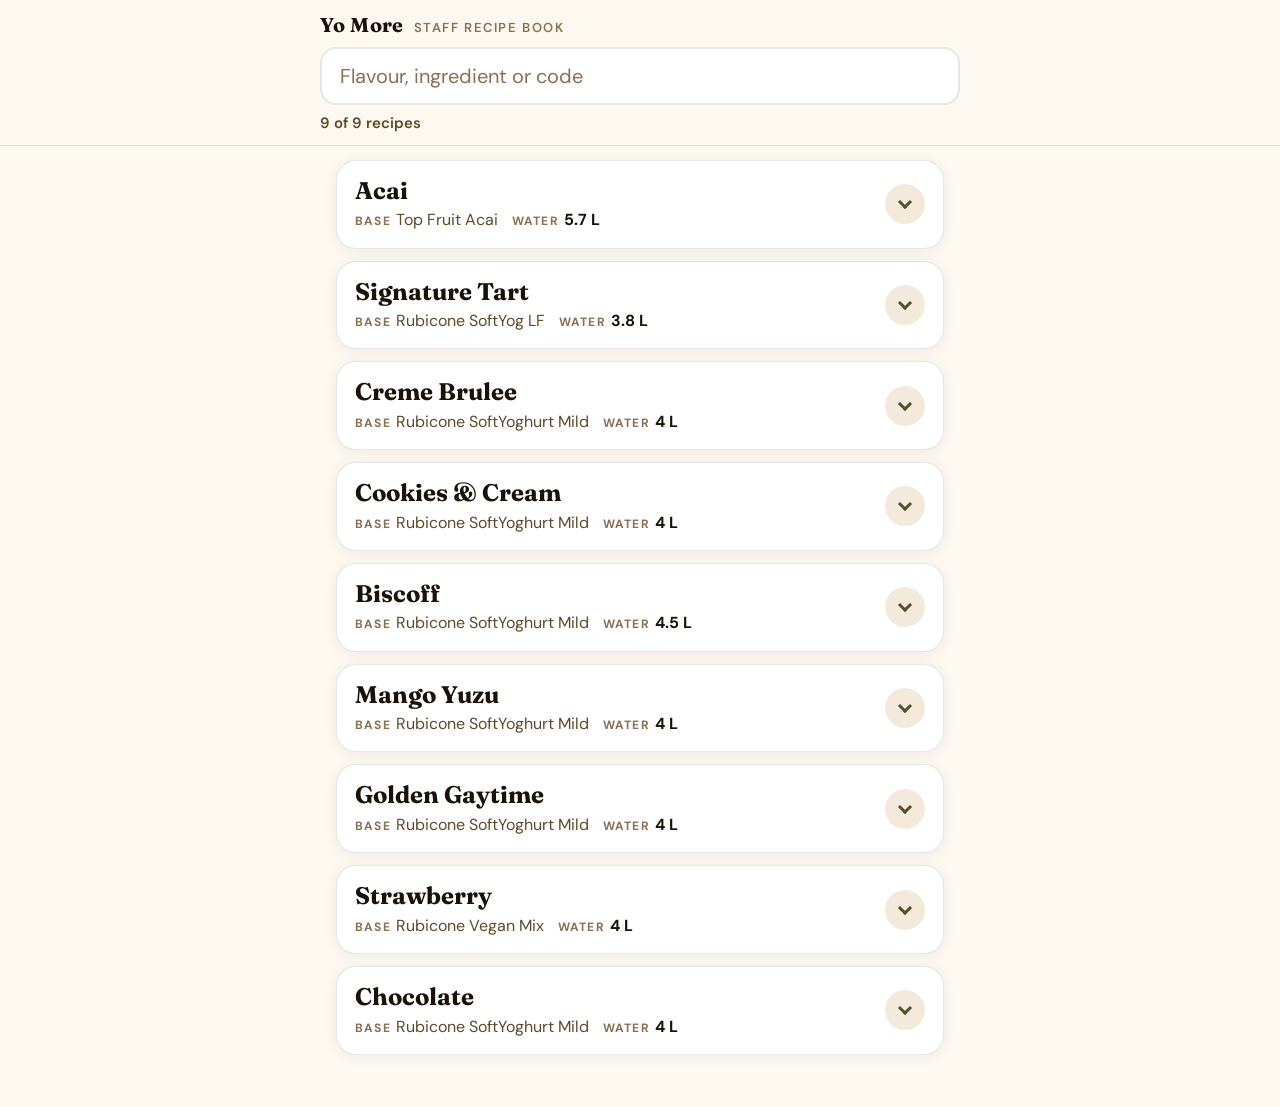
<file: recipes/index.html>
<!DOCTYPE html>
<html lang="en">
<head>
<meta charset="UTF-8">
<meta name="viewport" content="width=device-width, initial-scale=1.0, viewport-fit=cover">
<meta name="robots" content="noindex, nofollow">
<meta name="color-scheme" content="light dark">
<meta name="theme-color" content="#FDF8F0" media="(prefers-color-scheme: light)">
<meta name="theme-color" content="#17110A" media="(prefers-color-scheme: dark)">
<title>Staff Recipe Book — Yo More</title>
<!-- Staff only: not linked from the site, not in the sitemap, no analytics tag. -->
<link rel="preconnect" href="https://fonts.googleapis.com">
<link rel="preconnect" href="https://fonts.gstatic.com" crossorigin>
<link href="https://fonts.googleapis.com/css2?family=Fraunces:opsz,wght@9..144,700&family=DM+Sans:wght@400;500;600;700&display=swap" rel="stylesheet">
<style>
*,*::before,*::after{box-sizing:border-box;margin:0;padding:0}
:root{
  --bg:#FDF8F0;--card:#FFFFFF;--ink:#1A1208;--ink-mid:#5C4A2A;--ink-light:#8A7052;
  --line:rgba(26,18,8,.10);--accent:#D4567A;--accent-ink:#FFFFFF;
  --chip-bg:#F3EADB;--chip-ink:#5C4A2A;--mark-bg:#FDE68A;--mark-ink:#1A1208;
  --field:#FFFFFF;--bar:rgba(253,248,240,.94);--shadow:0 2px 14px rgba(26,18,8,.06);
  --font-display:'Fraunces',Georgia,serif;--font-body:'DM Sans',system-ui,-apple-system,'Segoe UI',sans-serif;
}
@media (prefers-color-scheme:dark){
  :root{
    --bg:#17110A;--card:#231A10;--ink:#F7EFE3;--ink-mid:#D9C8AE;--ink-light:#AE987A;
    --line:rgba(247,239,227,.12);--accent:#F08AA6;--accent-ink:#17110A;
    --chip-bg:#3A2D1E;--chip-ink:#F0E2CC;--mark-bg:#E7B93C;--mark-ink:#17110A;
    --field:#2C2115;--bar:rgba(23,17,10,.94);--shadow:none;
  }
}
html{-webkit-text-size-adjust:100%}
body{background:var(--bg);color:var(--ink);font-family:var(--font-body);font-size:18px;line-height:1.45;min-height:100vh}

/* Sticky search bar */
.bar{position:sticky;top:0;z-index:10;background:var(--bar);backdrop-filter:blur(10px);-webkit-backdrop-filter:blur(10px);
  border-bottom:1px solid var(--line);padding:calc(10px + env(safe-area-inset-top)) max(16px,env(safe-area-inset-right)) 10px max(16px,env(safe-area-inset-left))}
.bar-inner{max-width:640px;margin:0 auto}
.brand{display:flex;align-items:baseline;gap:10px;margin-bottom:8px}
.brand b{font-family:var(--font-display);font-size:20px;letter-spacing:.02em}
.brand span{font-size:13px;font-weight:600;letter-spacing:.12em;text-transform:uppercase;color:var(--ink-light)}
.search{position:relative}
.search input{width:100%;height:58px;border:2px solid var(--line);border-radius:16px;background:var(--field);color:var(--ink);
  font:500 20px/1 var(--font-body);padding:0 58px 0 18px;outline:none;-webkit-appearance:none;appearance:none}
.search input::placeholder{color:var(--ink-light);font-weight:400}
.search input:focus{border-color:var(--accent)}
.search input::-webkit-search-cancel-button{display:none}
.clear{position:absolute;right:5px;top:5px;width:48px;height:48px;border:0;border-radius:12px;background:transparent;color:var(--ink-mid);
  font-size:30px;line-height:1;cursor:pointer}
.clear:active{background:var(--chip-bg)}
.count{margin-top:8px;font-size:15px;font-weight:600;color:var(--ink-mid)}

/* Cards */
main{max-width:640px;margin:0 auto;padding:14px max(16px,env(safe-area-inset-right)) calc(40px + env(safe-area-inset-bottom)) max(16px,env(safe-area-inset-left))}
.card{background:var(--card);border:1px solid var(--line);border-radius:20px;box-shadow:var(--shadow);margin-bottom:12px;overflow:hidden}
.head{display:grid;grid-template-columns:1fr auto;align-items:center;gap:4px 12px;width:100%;min-height:84px;padding:16px 18px;border:0;background:transparent;
  color:inherit;font:inherit;text-align:left;cursor:pointer;-webkit-tap-highlight-color:transparent}
.head:active{background:var(--chip-bg)}
.head:focus-visible{outline:3px solid var(--accent);outline-offset:-3px;border-radius:20px}
.name{font-family:var(--font-display);font-size:24px;font-weight:700;line-height:1.15}
.meta{grid-column:1;display:flex;flex-wrap:wrap;gap:4px 14px;font-size:16px;color:var(--ink-mid)}
.meta i{font-style:normal;font-size:12px;font-weight:700;letter-spacing:.1em;text-transform:uppercase;color:var(--ink-light);margin-right:5px}
.meta .water b{color:var(--ink);font-weight:700}
.chev{grid-column:2;grid-row:1/span 2;width:40px;height:40px;border-radius:50%;background:var(--chip-bg);display:grid;place-items:center;transition:transform .2s}
.chev::before{content:"";width:10px;height:10px;border-right:3px solid var(--ink-mid);border-bottom:3px solid var(--ink-mid);transform:translateY(-2px) rotate(45deg)}
.head[aria-expanded="true"] .chev{transform:rotate(180deg)}
/* An opened card's ingredients + method sit on white in both modes */
.body{padding:0 18px 20px;border-top:1px solid var(--line);background:#FFFFFF;color:#1A1208;
  --ink:#1A1208;--ink-mid:#5C4A2A;--ink-light:#8A7052;--line:rgba(26,18,8,.10);
  --accent:#D4567A;--accent-ink:#FFFFFF;--chip-bg:#F3EADB;--chip-ink:#5C4A2A;--mark-bg:#FDE68A;--mark-ink:#1A1208}
.body h3{font-size:13px;font-weight:700;letter-spacing:.12em;text-transform:uppercase;color:var(--ink-light);margin:18px 0 6px}

table{width:100%;border-collapse:collapse}
td{padding:11px 0;border-bottom:1px solid var(--line);vertical-align:middle}
tr:last-child td{border-bottom:0}
td.qty{text-align:right;white-space:nowrap;font-weight:700;padding-left:14px;font-variant-numeric:tabular-nums}
.chip{display:inline-block;margin-left:6px;padding:2px 8px;border-radius:999px;background:var(--chip-bg);color:var(--chip-ink);
  font-size:13px;font-weight:700;letter-spacing:.04em;vertical-align:2px;white-space:nowrap}

ol{list-style:none;counter-reset:step}
ol li{counter-increment:step;position:relative;padding:8px 0 8px 46px;min-height:44px}
ol li::before{content:counter(step);position:absolute;left:0;top:6px;width:32px;height:32px;border-radius:50%;background:var(--accent);color:var(--accent-ink);
  font-size:16px;font-weight:700;display:grid;place-items:center}

mark{background:var(--mark-bg);color:var(--mark-ink);border-radius:4px;padding:0 1px}
.chip mark{background:var(--mark-bg);color:var(--mark-ink)}
.empty{text-align:center;color:var(--ink-mid);padding:40px 10px;font-size:18px}
</style>
</head>
<body>

<header class="bar">
  <div class="bar-inner">
    <div class="brand"><b>Yo More</b><span>Staff recipe book</span></div>
    <div class="search">
      <input id="q" type="search" placeholder="Flavour, ingredient or code" aria-label="Search recipes"
        autocomplete="off" autocorrect="off" autocapitalize="off" spellcheck="false" enterkeyhint="search">
      <button class="clear" id="clear" type="button" aria-label="Clear search" hidden>&times;</button>
    </div>
    <p class="count" id="count" aria-live="polite"></p>
  </div>
</header>

<main>
  <div id="list"></div>
  <p class="empty" id="empty" hidden></p>
</main>

<!-- All recipe data lives in recipes-data.js. It is fetched fresh on every
     open (?t=now) so a phone never shows an old recipe from its cache. -->
<script>
function startRecipes(){
  var RECIPES = window.RECIPES || [];
  var q = document.getElementById('q');
  var clearBtn = document.getElementById('clear');
  var list = document.getElementById('list');
  var countEl = document.getElementById('count');
  var emptyEl = document.getElementById('empty');

  // Case- and accent-insensitive text, with a map from each folded
  // character back to its position in the original string (for highlighting).
  function fold(str){
    var norm = '', map = [];
    for (var i = 0; i < str.length; i++){
      var f = str[i].normalize('NFD').replace(/[̀-ͯ]/g, '').toLowerCase();
      for (var j = 0; j < f.length; j++){ norm += f[j]; map.push(i); }
    }
    return { norm: norm, map: map };
  }
  function esc(s){
    return s.replace(/&/g,'&amp;').replace(/</g,'&lt;').replace(/>/g,'&gt;').replace(/"/g,'&quot;');
  }
  // Escaped text with every occurrence of every term wrapped in <mark>.
  function hl(text, terms){
    if (!terms.length) return esc(text);
    var f = fold(text), ranges = [];
    terms.forEach(function(t){
      var at = f.norm.indexOf(t);
      while (at !== -1){
        ranges.push([f.map[at], f.map[at + t.length - 1] + 1]);
        at = f.norm.indexOf(t, at + 1);
      }
    });
    if (!ranges.length) return esc(text);
    ranges.sort(function(a, b){ return a[0] - b[0]; });
    var merged = [ranges[0]];
    ranges.slice(1).forEach(function(r){
      var last = merged[merged.length - 1];
      if (r[0] <= last[1]) last[1] = Math.max(last[1], r[1]); else merged.push(r);
    });
    var out = '', pos = 0;
    merged.forEach(function(r){
      out += esc(text.slice(pos, r[0])) + '<mark>' + esc(text.slice(r[0], r[1])) + '</mark>';
      pos = r[1];
    });
    return out + esc(text.slice(pos));
  }

  // Searchable text per recipe: flavour name, ingredient names, product codes.
  var haystacks = RECIPES.map(function(r){
    var parts = [r.name];
    r.ingredients.forEach(function(ing){ parts.push(ing.name); if (ing.code) parts.push(ing.code); });
    return fold(parts.join(' \u0000 ')).norm;
  });
  function baseOf(r){
    for (var i = 0; i < r.ingredients.length; i++) if (!/^water$/i.test(r.ingredients[i].name)) return r.ingredients[i];
    return null;
  }
  function waterOf(r){
    for (var i = 0; i < r.ingredients.length; i++) if (/^water$/i.test(r.ingredients[i].name)) return r.ingredients[i].qty;
    return '';
  }

  // Open/closed state: cards the user opened stay open; when a search leaves
  // 1–2 results those open automatically unless the user closed them.
  var manual = {}, suppressed = {}, auto = false, terms = [];
  function isOpen(i){ return !!manual[i] || (auto && !suppressed[i]); }

  function cardHTML(r, i){
    var base = baseOf(r), water = waterOf(r), open = isOpen(i);
    var h = '<article class="card">' +
      '<button class="head" type="button" data-i="' + i + '" aria-expanded="' + open + '" aria-controls="r' + i + '">' +
        '<span class="name">' + hl(r.name, terms) + '</span>' +
        '<span class="meta">' +
          (base ? '<span><i>Base</i>' + hl(base.name, terms) + '</span>' : '') +
          (water ? '<span class="water"><i>Water</i><b>' + esc(water) + '</b></span>' : '') +
        '</span>' +
        '<span class="chev" aria-hidden="true"></span>' +
      '</button>' +
      '<div class="body" id="r' + i + '"' + (open ? '' : ' hidden') + '>' +
        '<h3>Ingredients</h3><table><tbody>';
    r.ingredients.forEach(function(ing){
      h += '<tr><td>' + hl(ing.name, terms) +
        (ing.code ? '<span class="chip">' + hl(ing.code, terms) + '</span>' : '') +
        '</td><td class="qty">' + esc(ing.qty) + '</td></tr>';
    });
    h += '</tbody></table><h3>Method</h3><ol>';
    r.steps.forEach(function(s){ h += '<li>' + esc(s) + '</li>'; });
    return h + '</ol></div></article>';
  }

  function render(){
    var raw = q.value.trim();
    terms = fold(raw).norm.split(/\s+/).filter(Boolean);
    var shown = [];
    RECIPES.forEach(function(r, i){
      if (terms.every(function(t){ return haystacks[i].indexOf(t) !== -1; })) shown.push(i);
    });
    auto = terms.length > 0 && shown.length > 0 && shown.length <= 2;
    list.innerHTML = shown.map(function(i){ return cardHTML(RECIPES[i], i); }).join('');
    countEl.textContent = shown.length + ' of ' + RECIPES.length + ' recipes';
    emptyEl.hidden = shown.length > 0;
    if (!shown.length) emptyEl.textContent = 'No recipe matches “' + raw + '”.';
    clearBtn.hidden = !raw;
  }

  q.addEventListener('input', function(){
    suppressed = {};
    render();
    if (window.scrollY > 0) window.scrollTo(0, 0);
  });
  q.addEventListener('keydown', function(e){ if (e.key === 'Enter') q.blur(); });
  clearBtn.addEventListener('click', function(){ q.value = ''; suppressed = {}; render(); q.focus(); });

  list.addEventListener('click', function(e){
    var btn = e.target.closest('.head');
    if (!btn) return;
    var i = +btn.getAttribute('data-i');
    if (isOpen(i)){ delete manual[i]; if (auto) suppressed[i] = true; }
    else { manual[i] = true; delete suppressed[i]; }
    var open = isOpen(i);
    btn.setAttribute('aria-expanded', open);
    document.getElementById('r' + i).hidden = !open;
  });

  render();
}
(function(){
  var s = document.createElement('script');
  s.src = '/recipes/recipes-data.js?t=' + Date.now();
  s.onload = s.onerror = startRecipes;
  document.body.appendChild(s);
})();
</script>
</body>
</html>
</file>
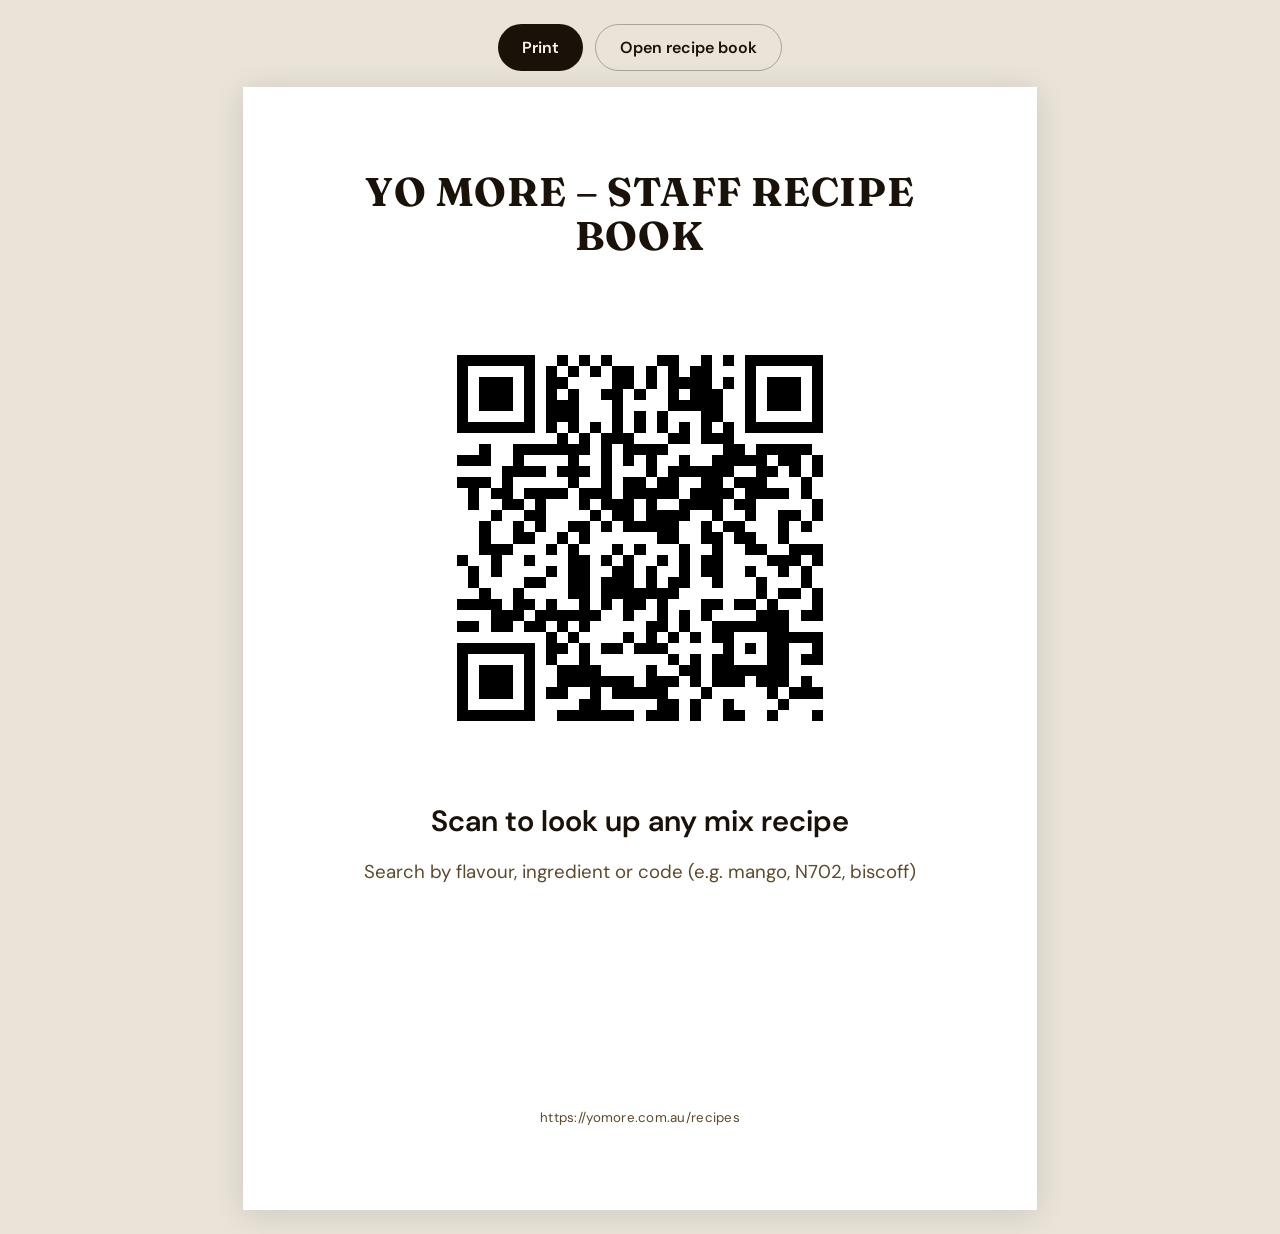
<file: recipes/qr/index.html>
<!DOCTYPE html>
<html lang="en">
<head>
<meta charset="UTF-8">
<meta name="viewport" content="width=device-width, initial-scale=1.0">
<meta name="robots" content="noindex, nofollow">
<title>Staff Recipe Book QR — Yo More</title>
<!-- Printable A4 sign for the staff recipe book. QR made by scripts/make-recipes-qr.cjs -->
<link rel="preconnect" href="https://fonts.googleapis.com">
<link rel="preconnect" href="https://fonts.gstatic.com" crossorigin>
<link href="https://fonts.googleapis.com/css2?family=Fraunces:opsz,wght@9..144,700&family=DM+Sans:wght@400;500;600&display=swap" rel="stylesheet">
<style>
*,*::before,*::after{box-sizing:border-box;margin:0;padding:0}
body{background:#E9E3D8;color:#1A1208;font-family:'DM Sans',system-ui,sans-serif;padding:24px 16px}
.toolbar{max-width:210mm;margin:0 auto 16px;display:flex;gap:12px;justify-content:center}
.toolbar button,.toolbar a{font:600 16px 'DM Sans',sans-serif;padding:12px 24px;border-radius:999px;border:0;background:#1A1208;color:#FDF8F0;cursor:pointer;text-decoration:none}
.toolbar a{background:transparent;color:#1A1208;border:1.5px solid rgba(26,18,8,.3)}
.sheet{width:210mm;max-width:100%;min-height:297mm;margin:0 auto;background:#fff;box-shadow:0 4px 30px rgba(26,18,8,.12);
  padding:22mm 18mm;display:flex;flex-direction:column;align-items:center;text-align:center}
h1{font-family:'Fraunces',Georgia,serif;font-size:30pt;line-height:1.1;letter-spacing:.02em;margin-bottom:14mm}
.qr{width:12cm;max-width:100%;height:auto;display:block}
.scan{font-size:22pt;font-weight:600;margin-top:10mm}
.hint{font-size:14pt;color:#5C4A2A;margin-top:5mm;max-width:150mm}
.url{font-size:10pt;color:#5C4A2A;margin-top:auto;padding-top:12mm;letter-spacing:.02em}
@page{size:A4;margin:0}
@media print{
  body{background:#fff;padding:0}
  .toolbar{display:none!important}
  .sheet{width:210mm;height:297mm;min-height:0;max-width:none;margin:0;box-shadow:none;break-after:avoid;overflow:hidden}
}
</style>
</head>
<body>
<div class="toolbar">
  <button type="button" onclick="window.print()">Print</button>
  <a href="/recipes/">Open recipe book</a>
</div>
<main class="sheet">
  <h1>YO MORE – STAFF RECIPE BOOK</h1>
  <img class="qr" src="/recipes/qr/recipes-qr.svg" width="1200" height="1200" alt="QR code linking to https://yomore.com.au/recipes">
  <p class="scan">Scan to look up any mix recipe</p>
  <p class="hint">Search by flavour, ingredient or code (e.g. mango, N702, biscoff)</p>
  <p class="url">https://yomore.com.au/recipes</p>
</main>
</body>
</html>
</file>
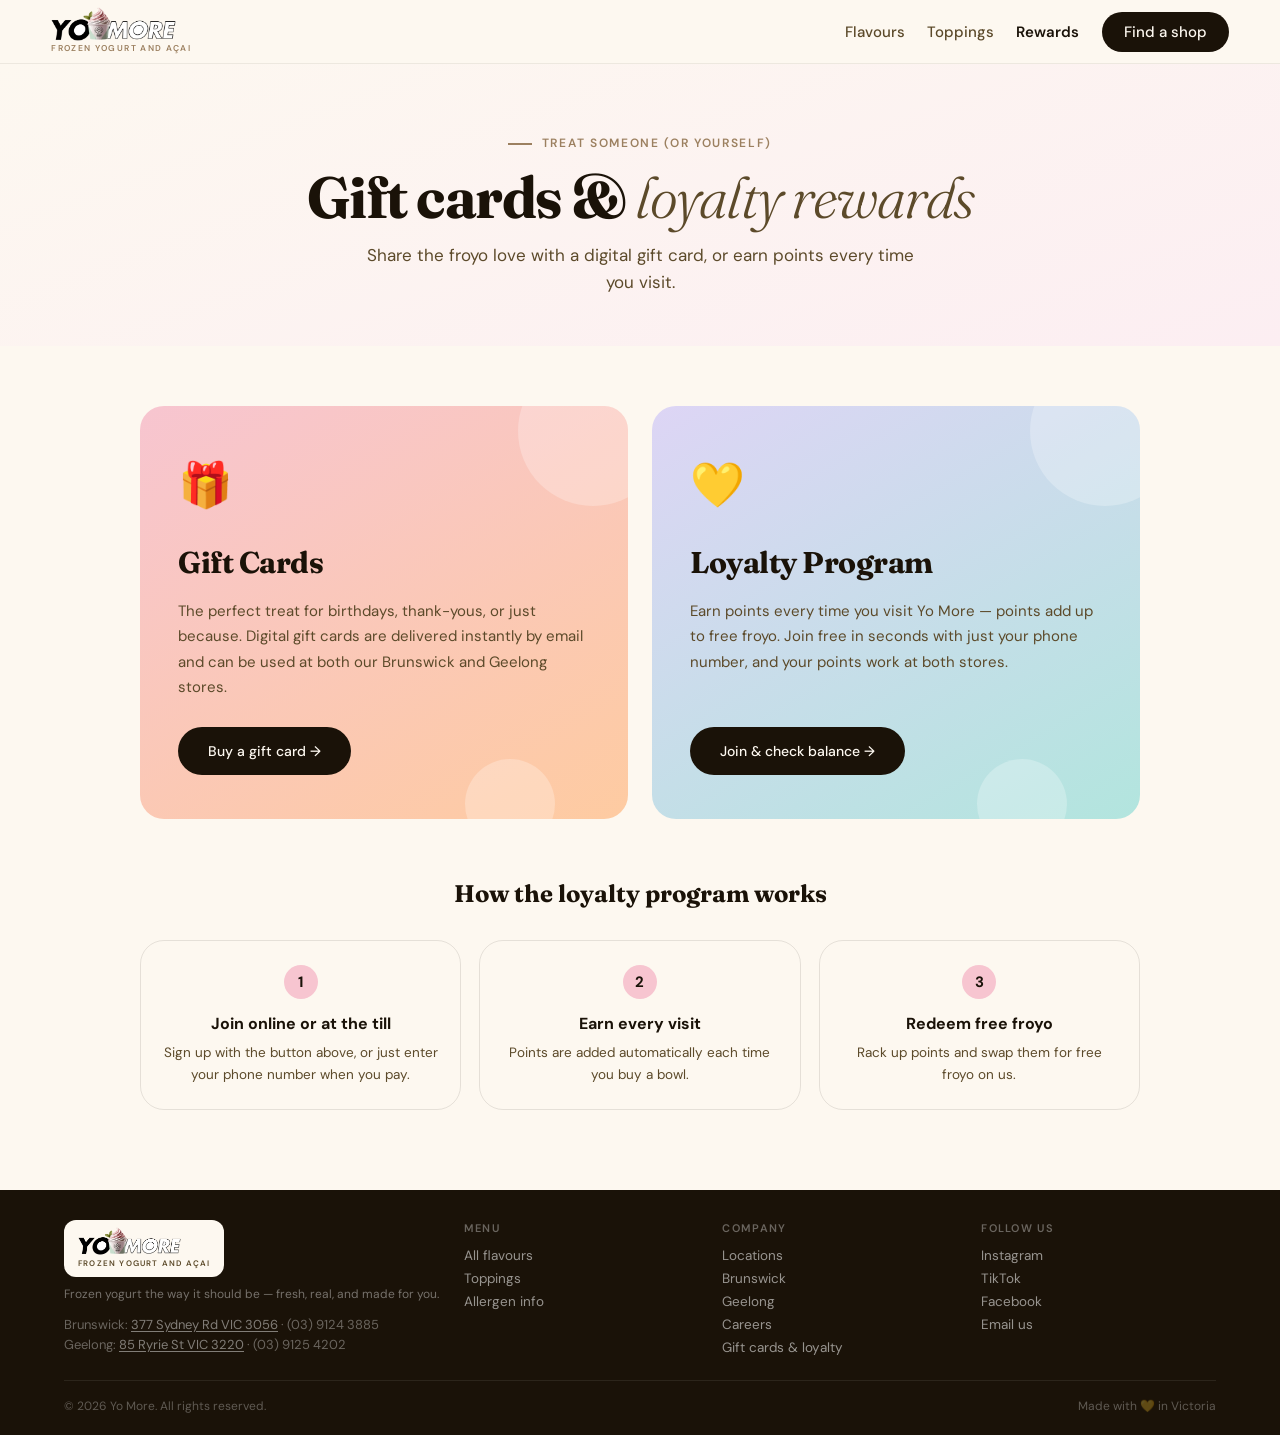
<file: rewards.html>
<!DOCTYPE html>
<html lang="en">
<head>
<meta charset="UTF-8">
<meta name="viewport" content="width=device-width, initial-scale=1.0">
<title>Gift Cards & Loyalty Rewards | Yo More Frozen Yogurt</title>
<link rel="preconnect" href="https://fonts.googleapis.com">
<link rel="preconnect" href="https://fonts.gstatic.com" crossorigin>
<link href="https://fonts.googleapis.com/css2?family=Fraunces:ital,opsz,wght@0,9..144,300;0,9..144,700;1,9..144,300&family=DM+Sans:wght@400;500;600&display=swap" rel="stylesheet">
<link rel="stylesheet" href="style.css">
<!-- seo -->
<meta name="description" content="Yo More gift cards and loyalty rewards. Earn free froyo at our Brunswick and Geelong shops, or give the gift of frozen yogurt.">
<link rel="canonical" href="https://yomore.com.au/rewards.html">
<meta name="theme-color" content="#FDF8F0">
<meta property="og:type" content="article">
<meta property="og:site_name" content="Yo More">
<meta property="og:title" content="Gift Cards & Loyalty Rewards | Yo More Frozen Yogurt">
<meta property="og:description" content="Yo More gift cards and loyalty rewards. Earn free froyo at our Brunswick and Geelong shops, or give the gift of frozen yogurt.">
<meta property="og:url" content="https://yomore.com.au/rewards.html">
<meta property="og:image" content="https://yomore.com.au/photos/froyo-cups.webp">
<meta property="og:image:width" content="800">
<meta property="og:image:height" content="991">
<meta property="og:locale" content="en_AU">
<meta name="twitter:card" content="summary_large_image">
<meta name="geo.region" content="AU-VIC">
<!-- Search Console: paste the HTML-tag verification here, or verify via DNS instead.
<meta name="google-site-verification" content="XXXXXXXXXXXXXXXXXXXXXXXXXXXXXXXXXXXXXXXXXXX"> -->
<script src="tag.js"></script>
<!-- /seo -->
<style>
.page-hero{background:linear-gradient(160deg,#FDF8F0 0%,#FCEEF2 100%)}
.rewards-section{padding:60px 5vw 80px}
.rewards-grid{display:grid;grid-template-columns:repeat(auto-fit,minmax(300px,1fr));gap:24px;max-width:1000px;margin:0 auto}
.reward-card{border-radius:var(--rc);padding:44px 38px;position:relative;overflow:hidden;display:flex;flex-direction:column;align-items:flex-start}
.reward-card.gift{background:linear-gradient(150deg,#F7C5D0 0%,#FECBA1 100%)}
.reward-card.loyalty{background:linear-gradient(150deg,#DDD5F5 0%,#B2E5DE 100%)}
.reward-icon{font-size:44px;margin-bottom:18px}
.reward-card h2{font-family:var(--font-display);font-size:30px;font-weight:700;letter-spacing:-.5px;margin-bottom:12px;color:var(--ink)}
.reward-card p{font-size:15px;color:var(--ink-mid);line-height:1.7;margin-bottom:26px;flex:1}
.reward-btn{display:inline-block;background:var(--ink);color:var(--cream);padding:13px 30px;border-radius:var(--r);font-size:14px;font-weight:500;text-decoration:none;transition:background .2s}
.reward-btn:hover{background:var(--pink-deep)}
.reward-bubble{position:absolute;border-radius:50%;opacity:.25;pointer-events:none}
.rb1{width:150px;height:150px;background:#fff;top:-50px;right:-40px}
.rb2{width:90px;height:90px;background:#fff;bottom:-30px;right:15%}
.rewards-how{max-width:1000px;margin:56px auto 0;text-align:center}
.rewards-how h3{font-family:var(--font-display);font-size:24px;font-weight:700;margin-bottom:26px}
.rh-steps{display:grid;grid-template-columns:repeat(auto-fit,minmax(200px,1fr));gap:18px}
.rh-step{border:1px solid rgba(26,18,8,.1);border-radius:var(--rc);padding:24px 20px}
.rh-step .n{display:inline-flex;align-items:center;justify-content:center;width:34px;height:34px;border-radius:50%;background:var(--pink);color:var(--ink);font-weight:700;font-size:15px;margin-bottom:12px}
.rh-step h4{font-size:16px;font-weight:700;margin-bottom:6px}
.rh-step p{font-size:13.5px;color:var(--ink-mid);line-height:1.6}
</style>
</head>
<body>

<nav>
  <a href="index.html" class="nav-logo"><img src="photos/logo.webp" width="400" height="109" alt="Yo More"><span class="nav-tagline">Frozen Yogurt and Açai</span></a>
  <ul class="nav-links">
    <li><a href="index.html#flavors">Flavours</a></li>
    <li><a href="toppings.html">Toppings</a></li>
    <li><a href="rewards.html" class="active">Rewards</a></li>
    <li><a href="locations.html" class="nav-cta">Find a shop</a></li>
  </ul>
</nav>

<header class="page-hero" style="text-align:center;padding:70px 5vw 50px">
  <p class="section-label" style="justify-content:center">Treat someone (or yourself)</p>
  <h1 class="section-title" style="margin-bottom:14px">Gift cards & <em>loyalty rewards</em></h1>
  <p class="lead" style="font-size:17px;color:var(--ink-mid);max-width:560px;margin:0 auto">Share the froyo love with a digital gift card, or earn points every time you visit.</p>
</header>

<section class="rewards-section">
  <div class="rewards-grid">
    <div class="reward-card gift">
      <div class="reward-bubble rb1"></div><div class="reward-bubble rb2"></div>
      <div class="reward-icon">🎁</div>
      <h2>Gift Cards</h2>
      <p>The perfect treat for birthdays, thank-yous, or just because. Digital gift cards are delivered instantly by email and can be used at both our Brunswick and Geelong stores.</p>
      <a class="reward-btn" href="https://app.squareup.com/gift/ML34P5RH4MPSZ/order" target="_blank" rel="noopener">Buy a gift card →</a>
    </div>
    <div class="reward-card loyalty">
      <div class="reward-bubble rb1"></div><div class="reward-bubble rb2"></div>
      <div class="reward-icon">💛</div>
      <h2>Loyalty Program</h2>
      <p>Earn points every time you visit Yo More — points add up to free froyo. Join free in seconds with just your phone number, and your points work at both stores.</p>
      <a class="reward-btn" href="https://app.squareup.com/loyalty/ML34P5RH4MPSZ" target="_blank" rel="noopener">Join &amp; check balance →</a>
    </div>
  </div>

  <div class="rewards-how">
    <h3>How the loyalty program works</h3>
    <div class="rh-steps">
      <div class="rh-step"><span class="n">1</span><h4>Join online or at the till</h4><p>Sign up with the button above, or just enter your phone number when you pay.</p></div>
      <div class="rh-step"><span class="n">2</span><h4>Earn every visit</h4><p>Points are added automatically each time you buy a bowl.</p></div>
      <div class="rh-step"><span class="n">3</span><h4>Redeem free froyo</h4><p>Rack up points and swap them for free froyo on us.</p></div>
    </div>
  </div>
</section>

<footer>
  <div class="footer-top">
    <div class="footer-brand">
      <div class="footer-logo"><img src="photos/logo.webp" width="400" height="109" alt="Yo More"><span class="footer-tagline">Frozen Yogurt and Açai</span></div>
      <p>Frozen yogurt the way it should be — fresh, real, and made for you.</p>
      <p style="margin-top:12px;font-size:13px;color:rgba(255,255,255,.35)">Brunswick: <a href="https://maps.google.com/?q=377+Sydney+Rd+Brunswick+VIC+3056" target="_blank" style="color:rgba(255,255,255,.45);text-decoration:underline;text-underline-offset:2px;">377 Sydney Rd VIC 3056</a> · <a href="tel:0391243885" style="color:rgba(255,255,255,.35);text-decoration:none">(03) 9124 3885</a><br>Geelong: <a href="https://maps.google.com/?q=85+Ryrie+St+Geelong+VIC+3220" target="_blank" style="color:rgba(255,255,255,.45);text-decoration:underline;text-underline-offset:2px;">85 Ryrie St VIC 3220</a> · <a href="tel:0391254202" style="color:rgba(255,255,255,.35);text-decoration:none">(03) 9125 4202</a></p>
    </div>
    <div class="footer-col"><h4>Menu</h4><ul>
      <li><a href="index.html#flavors">All flavours</a></li>
      <li><a href="toppings.html">Toppings</a></li>
      <li><a href="allergen.html">Allergen info</a></li>
    </ul></div>
    <div class="footer-col"><h4>Company</h4><ul>
      <li><a href="locations.html">Locations</a></li>
      <li><a href="brunswick.html">Brunswick</a></li>
      <li><a href="geelong.html">Geelong</a></li>
      <li><a href="careers.html">Careers</a></li>
      <li><a href="rewards.html">Gift cards & loyalty</a></li>
    </ul></div>
    <div class="footer-col"><h4>Follow us</h4><ul>
      <li><a href="https://www.instagram.com/yomoreaustralia?igsh=MTN5N2tnbDkya3oxaQ==" target="_blank" rel="noopener">Instagram</a></li>
      <li><a href="https://www.tiktok.com/@yo.more.australia?_r=1&_t=ZS-97A8vqJ7vQV" target="_blank" rel="noopener">TikTok</a></li>
      <li><a href="https://www.facebook.com/share/1CuPMBVH1t/" target="_blank" rel="noopener">Facebook</a></li>
      <li><a href="mailto:operations@yomore.com.au">Email us</a></li>
    </ul></div>
  </div>
  <div class="footer-bottom"><span>© 2026 Yo More. All rights reserved.</span><span>Made with 💛 in Victoria</span></div>
</footer>

<script src="shared.js"></script>
</body>
</html>
</file>
<file: style.css>
*,*::before,*::after{box-sizing:border-box;margin:0;padding:0}
:root{
  --cream:#FDF8F0;--pale:#FFFCF7;--ink:#1A1208;--ink-mid:#5C4A2A;--ink-light:#9C8060;
  --pink:#F7C5D0;--pink-deep:#D4567A;--green:#C8E6C2;--green-deep:#3A7D44;
  --yellow:#FDE68A;--teal:#B2E5DE;--purple:#DDD5F5;--peach:#FECBA1;
  --font-display:'Fraunces',serif;--font-body:'DM Sans',sans-serif;
  --r:999px;--rc:24px;
}
html{scroll-behavior:smooth}
body{background:var(--cream);color:var(--ink);font-family:var(--font-body);font-size:16px;line-height:1.6;overflow-x:hidden}

/* NAV */
nav{position:sticky;top:0;z-index:200;background:rgba(253,248,240,.92);backdrop-filter:blur(12px);border-bottom:1.5px solid rgba(26,18,8,.07);display:flex;align-items:center;justify-content:space-between;padding:0 4vw;height:64px;flex-wrap:nowrap;gap:12px}
.nav-logo{display:flex;flex-direction:column;align-items:flex-start;gap:1px;text-decoration:none}
.nav-logo img{height:34px;width:auto;display:block}
.nav-tagline{font-size:8.5px;letter-spacing:.16em;text-transform:uppercase;color:var(--ink-light);font-weight:600;white-space:nowrap}
.nav-links{display:flex;gap:1.4rem;list-style:none;align-items:center;flex-wrap:nowrap;white-space:nowrap}
.nav-links a{color:var(--ink-mid);text-decoration:none;font-size:15px;font-weight:500;transition:color .2s}
.nav-links a:hover,.nav-links a.active{color:var(--ink)}
.nav-links a.active{font-weight:600}
.nav-cta{background:var(--ink);color:var(--cream)!important;padding:10px 22px;border-radius:var(--r);transition:background .2s!important}
.nav-cta:hover{background:var(--pink-deep)!important}

/* BUTTONS */
.btn-primary{background:var(--ink);color:var(--cream);padding:15px 34px;border-radius:var(--r);font-size:16px;font-weight:500;text-decoration:none;transition:background .2s,transform .15s;display:inline-block;border:none;cursor:pointer;font-family:var(--font-body)}
.btn-primary:hover{background:var(--pink-deep);transform:translateY(-2px)}
.btn-secondary{background:transparent;color:var(--ink);padding:15px 34px;border-radius:var(--r);font-size:16px;font-weight:500;text-decoration:none;border:1.5px solid rgba(26,18,8,.22);transition:border-color .2s,transform .15s;display:inline-block}
.btn-secondary:hover{border-color:var(--ink);transform:translateY(-2px)}

/* SECTION SHARED */
section{padding:90px 5vw;position:relative;z-index:1}
.section-label{font-size:12px;font-weight:600;letter-spacing:.14em;text-transform:uppercase;color:var(--ink-light);margin-bottom:14px;display:flex;align-items:center;gap:10px}
.section-label::before{content:'';display:block;width:24px;height:2px;background:currentColor}
.section-title{font-family:var(--font-display);font-size:clamp(34px,5vw,58px);font-weight:700;line-height:1.05;letter-spacing:-1.5px;color:var(--ink);margin-bottom:18px}
.section-title em{font-style:italic;font-weight:300;color:var(--ink-mid)}

/* PAGE HERO (sub pages) */
.page-hero{padding:80px 5vw 50px;text-align:center;position:relative;overflow:hidden}
.page-hero .section-label{justify-content:center}
.page-hero p.lead{font-size:17px;color:var(--ink-mid);max-width:560px;margin:0 auto}

/* REVEAL */
.reveal{opacity:0;transform:translateY(32px);transition:opacity .7s ease,transform .7s ease}
.reveal.in{opacity:1;transform:translateY(0)}
.reveal-delay-1{transition-delay:.1s}
.reveal-delay-2{transition-delay:.2s}
.reveal-delay-3{transition-delay:.3s}

/* TICKER */
.ticker{background:var(--pink-deep);color:#fff;padding:13px 0;overflow:hidden;white-space:nowrap;position:relative;z-index:1}
.ticker-inner{display:inline-flex;animation:ticker 22s linear infinite}
.ticker-item{font-family:var(--font-display);font-size:19px;font-style:italic;font-weight:300;padding:0 36px}
.ticker-dot{color:rgba(255,255,255,.5);font-style:normal}
@keyframes ticker{from{transform:translateX(0)}to{transform:translateX(-50%)}}

/* FOOTER */
footer{background:var(--ink);color:var(--cream);padding:30px 5vw 18px;position:relative;z-index:1}
.footer-top{display:grid;grid-template-columns:1.6fr 1fr 1fr 1fr;gap:24px;margin-bottom:18px;align-items:start}
.footer-logo{display:inline-block;background:var(--cream);padding:7px 14px;border-radius:12px}
.footer-logo img{height:28px;width:auto;display:block}
.footer-tagline{font-size:8px;letter-spacing:.15em;text-transform:uppercase;color:var(--ink-mid);font-weight:600;margin-top:2px;display:block}
.footer-brand p{font-size:12px;color:rgba(255,255,255,.4);margin-top:8px;line-height:1.5}
.footer-col h4{font-size:11px;font-weight:600;letter-spacing:.12em;text-transform:uppercase;color:rgba(255,255,255,.35);margin-bottom:10px}
.footer-col ul{list-style:none}
.footer-col ul li{margin-bottom:6px;font-size:13.5px;line-height:1.25}
.footer-col ul a{text-decoration:none;font-size:13.5px;color:rgba(255,255,255,.55);transition:color .2s}
.footer-col ul a:hover{color:#fff}
.footer-bottom{border-top:1px solid rgba(255,255,255,.08);padding-top:16px;display:flex;justify-content:space-between;align-items:center;font-size:12px;color:rgba(255,255,255,.3);flex-wrap:wrap;gap:8px}

/* 3D corner swirl */
#froyo-canvas{position:fixed;bottom:36px;right:36px;width:180px;height:180px;z-index:50;pointer-events:none;opacity:0;transition:opacity .7s ease;border-radius:50%}
#froyo-canvas.vis{opacity:1}

@media(max-width:900px){
  .footer-top{grid-template-columns:1fr 1fr 1fr}
  .footer-brand{grid-column:1/-1}
  #froyo-canvas{width:120px;height:120px;bottom:16px;right:16px}
}
@media(max-width:768px){
  nav{padding:0 2.5vw;height:60px;gap:6px}
  .nav-logo img{height:28px}
  .nav-tagline{display:none}
  .nav-links{display:flex;gap:8px;flex-wrap:nowrap}
  .nav-links a{font-size:12.5px;white-space:nowrap}
  .nav-cta{padding:8px 14px;font-size:12.5px}
}
@media(max-width:520px){
  .footer-top{grid-template-columns:1fr}
}
@media(max-width:400px){
  .nav-links{gap:6px}
  .nav-links a{font-size:11.5px}
  .nav-cta{padding:8px 11px;font-size:11.5px}
  .nav-logo img{height:25px}
}

@media(max-width:768px){
  /* HERO: clean compact mobile layout */
  .hero{min-height:auto!important;padding:28px 5vw 36px!important}
  .hero-inner{grid-template-columns:1fr!important;gap:22px!important;text-align:center!important}
  .hero-eyebrow{justify-content:center!important;font-size:10px!important;margin-bottom:10px!important}
  .hero h1{font-size:clamp(38px,11vw,52px)!important;letter-spacing:-1.5px!important;margin-bottom:14px!important}
  .hero h1 br{display:none}
  .hero-sub{font-size:14.5px!important;line-height:1.6!important;margin:0 auto 20px!important;max-width:340px!important}
  .hero-actions{justify-content:center!important;gap:10px!important;flex-wrap:nowrap!important}
  .btn-primary,.btn-secondary{padding:12px 20px!important;font-size:13.5px!important;white-space:nowrap}
  .hero-photo-wrap{max-width:300px;margin:0 auto}
  .hero-photo{max-width:100%!important;border-radius:22px!important;transform:rotate(0deg)!important}
  .hero-photo img{border-radius:22px!important}
  .photo-sticker{font-size:11px!important;padding:6px 13px!important}
  .ps1{top:-4%!important;left:4%!important}
  .ps2{bottom:-4%!important;right:4%!important}
}

@media(max-width:768px){
  /* THE PROCESS: compact */
  .how-section{padding:28px 4vw!important}
  .how-section .section-title{font-size:clamp(24px,6vw,34px)!important}
  .how-grid{margin-top:14px!important}
  .how-step{padding:14px 12px!important}
  .how-icon-wrap{width:34px!important;height:34px!important;font-size:15px!important;margin-bottom:8px!important}
  .how-step h3{font-size:14.5px!important;margin-bottom:4px!important}
  .how-step p{font-size:11.5px!important;line-height:1.45!important}
  .how-step::before{font-size:54px!important;top:-5px!important;right:6px!important}
  .price-pill{font-size:15px!important;padding:7px 15px!important;margin-top:8px!important;gap:7px!important}
  /* WHY YO MORE: compact horizontal cards */
  .values-grid{grid-template-columns:1fr 1fr!important;gap:8px!important;margin-top:14px!important}
  .value-card{padding:12px 11px!important;border-radius:12px!important;display:flex!important;flex-direction:row!important;align-items:flex-start!important;gap:8px!important}
  .value-icon{font-size:17px!important;margin:0!important;flex-shrink:0!important;line-height:1.4!important}
  .value-card>div{display:block!important}
  .value-card h3{font-size:12.5px!important;margin-bottom:3px!important;line-height:1.25!important}
  .value-card p{font-size:11px!important;line-height:1.4!important}
}

@media(max-width:768px){
  /* FOOTER: 3 columns like desktop, compact */
  footer{padding:26px 4vw 14px!important}
  .footer-top{grid-template-columns:1fr 1fr 1fr!important;gap:12px!important;margin-bottom:14px!important}
  .footer-brand{grid-column:1/-1!important;margin-bottom:4px!important}
  .footer-logo img{height:22px!important}
  .footer-tagline{font-size:6.5px!important}
  .footer-brand p{font-size:11px!important;line-height:1.5!important;margin-top:6px!important}
  .footer-col h4{font-size:9px!important;margin-bottom:7px!important;letter-spacing:.08em!important}
  .footer-col ul li{margin-bottom:4px!important;font-size:11.5px!important;line-height:1.25!important}
  .footer-col ul a{font-size:11.5px!important}
  .footer-bottom{padding-top:10px!important;font-size:10px!important;gap:4px!important}
  /* GENERAL SECTION COMPACTION */
  section{padding-top:32px!important;padding-bottom:32px!important}
  .section-title{font-size:clamp(24px,6.5vw,36px)!important}
  .section-label{font-size:10px!important;margin-bottom:8px!important}
  .flavors-header{margin-bottom:16px!important}
  .gf-strip{padding:9px 4vw!important;font-size:12px!important}
  .photo-marquee{padding:20px 0!important}
  .pm-item{width:210px!important;height:260px!important;border-radius:16px!important}
  .cta-section{padding:34px 5vw!important}
  .cta-section h2{font-size:clamp(24px,6.5vw,36px)!important}
  .cta-section p{font-size:13px!important;margin-bottom:16px!important}
  .promo-card{max-width:88vw!important;padding:26px 22px!important}
  .tiktok-section{padding:32px 4vw!important;gap:14px!important}
}
@media(max-width:520px){
  .footer-top{grid-template-columns:1fr 1fr 1fr!important}
}
</file>
